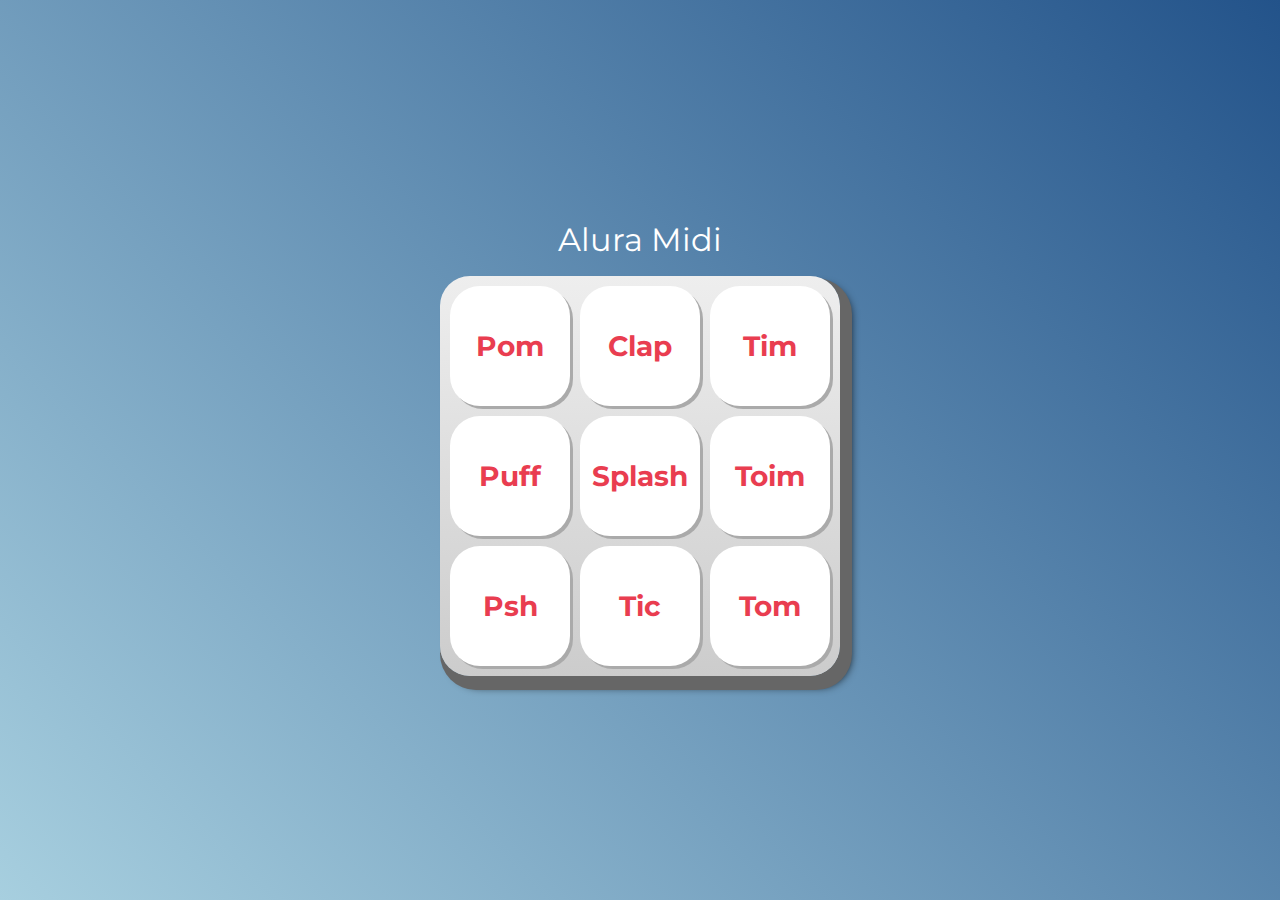
<file: index.html>
<!DOCTYPE html>
<html lang="pt-BR">

<head>
    <meta charset="UTF-8">
    <meta http-equiv="X-UA-Compatible" content="IE=edge">
    <meta name="viewport" content="width=device-width, initial-scale=1.0">

    <title>Alura MIDI</title>

    <link rel="preconnect" href="https://fonts.googleapis.com">
    <link rel="preconnect" href="https://fonts.gstatic.com" crossorigin>
    <link href="https://fonts.googleapis.com/css2?family=Montserrat:wght@500;600&display=swap" rel="stylesheet">

    <link rel="icon" type="image/png" href="images/bateria.png">
    <link rel="stylesheet" href="css/reset.css">
    <link rel="stylesheet" href="css/estilos.css">

</head>

<body>

    <h1>Alura Midi</h1>

    <section class="teclado">
        <button class="tecla tecla_pom">Pom</button>
        <button class="tecla tecla_clap">Clap</button>
        <button class="tecla tecla_tim">Tim</button>

        <button class="tecla tecla_puff">Puff</button>
        <button class="tecla tecla_splash">Splash</button>
        <button class="tecla tecla_toim">Toim</button>

        <button class="tecla tecla_psh">Psh</button>
        <button class="tecla tecla_tic">Tic</button>
        <button class="tecla tecla_tom">Tom</button>
    </section>

    <audio src="sounds/keyq.wav" id="som_tecla_pom"></audio>
    <audio src="sounds/keyw.wav" id="som_tecla_clap"></audio>
    <audio src="sounds/keye.wav" id="som_tecla_tim"></audio>
    <audio src="sounds/keya.wav" id="som_tecla_puff"></audio>
    <audio src="sounds/keys.wav" id="som_tecla_splash"></audio>
    <audio src="sounds/keyd.wav" id="som_tecla_toim"></audio>
    <audio src="sounds/keyz.wav" id="som_tecla_psh"></audio>
    <audio src="sounds/keyx.wav" id="som_tecla_tic"></audio>
    <audio src="sounds/keyc.wav" id="som_tecla_tom"></audio>


    <!--Scripts dependentes do documento-->
    <script src="/main.js"></script>
</body>

</html>
</file>
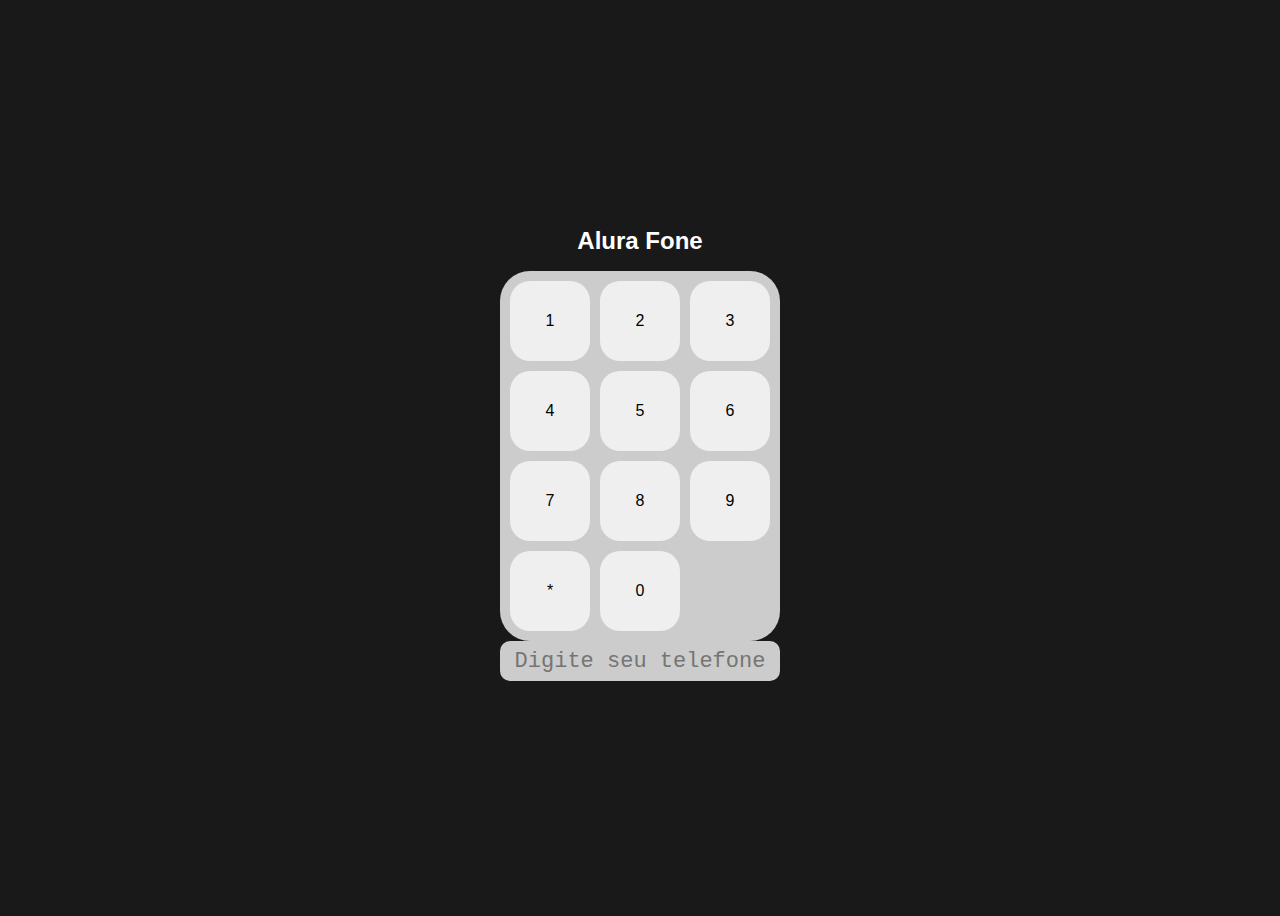
<file: Desafio 1/desafio.html>
<!DOCTYPE html>
<html lang="en">

<head>
    <meta charset="UTF-8">
    <meta http-equiv="X-UA-Compatible" content="IE=edge">
    <meta name="viewport" content="width=device-width, initial-scale=1.0">
    <link rel="stylesheet" href="desafio-estilo.css">
    <title>Document</title>
</head>

<body>
    <h1>Alura Fone</h1>
    <section class="teclado">
        <input type="button" value="1">
        <input type="button" value="2">
        <input type="button" value="3">
        <input type="button" value="4">
        <input type="button" value="5">
        <input type="button" value="6">
        <input type="button" value="7">
        <input type="button" value="8">
        <input type="button" value="9">
        <input type="button" value="*">
        <input type="button" value="0">
    </section>
    <input type="tel" placeholder="Digite seu telefone">
    <script src="main.js"></script>
</body>

</html>
</file>
<file: css/estilos.css>
:root {
  --cinza: #aaa;
  --vermelha: #e93d50;
  --vermelha-escura: #af303f;
  --branca: #fff;
  --luz: rgb(229, 255, 0);
}

body {
  align-items: center;
  background: linear-gradient(45deg, #a7cfdf 0%, #23538a 100%);
  display: flex;
  justify-content: center;
  flex-direction: column;
  font-family: 'Montserrat', sans-serif;
  min-height: 100vh;
}

h1 {
  color: var(--branca);
  margin-bottom: 20px;
  font-size: 2rem;
}

.teclado {
  background: linear-gradient(to bottom, #eeeeee 0%, #cccccc 100%);
  box-shadow: 6px 8px 0 6px #666, 10px 10px 10px #000;
  border-radius: 30px;
  display: grid;
  gap: 10px;
  grid-template-columns: repeat(3, 1fr);
  padding: 10px;
}

.tecla {
  background-color: var(--branca);
  border-radius: 30px;
  box-shadow: 3px 3px 0 var(--cinza);
  color: var(--vermelha);
  cursor: pointer;
  height: 120px;
  font-size: 1.75em;
  font-weight: bold;
  line-height: 120px;
  text-align: center;
  width: 120px;
}

.tecla.ativa,
.tecla:active {
  background-color: var(--vermelha);
  border: 4px solid var(--vermelha);
  box-shadow: 3px 3px 0 var(--vermelha-escura) inset;
  color: var(--branca);
  outline: none;
}

.tecla.focus,
.tecla:focus {
  outline: none;
  box-shadow: 1px 1px 10px var(--luz);
}

.tecla.active:focus,
.tecla:active:focus {
  box-shadow: 3px 3px 0 var(--vermelha-escura) inset, 1px 1px 10px var(--luz);
}
</file>
<file: Desafio 1/desafio-estilo.css>
* {
    box-sizing: border-box
}

body {
    display: flex;
    justify-content: center;
    align-items: center;
    flex-direction: column;
    background-color: #191919;
    min-height: 100vh;
}

input {
    border: none;
    color: inherit;
    font-size: inherit;
    font-weight: inherit;
    font-family: inherit;
}

h1 {
    font-family: 'Montserrat', sans-serif;
    font-size: 24px;
    color: #fff;
}

.teclado {
    display: grid;
    grid-template-columns: repeat(3, 1fr);
    gap: 10px;
    background-color: #cccccc;
    border-radius: 30px;
    padding: 10px;
}

input[type=button] {
    border-radius: 20px;
    cursor: pointer;
    font-family: 'Montserrat', sans-serif;
    height: 80px;
    width: 80px;
}

input[type=tel] {
    background-color: #cccccc;
    border-radius: 10px;
    font-family: monospace;
    font-size: 22px;
    height: 40px;
    margin-bottom: 24px;
    padding: 10px;
    text-align: center;
    width: 280px
}
</file>
